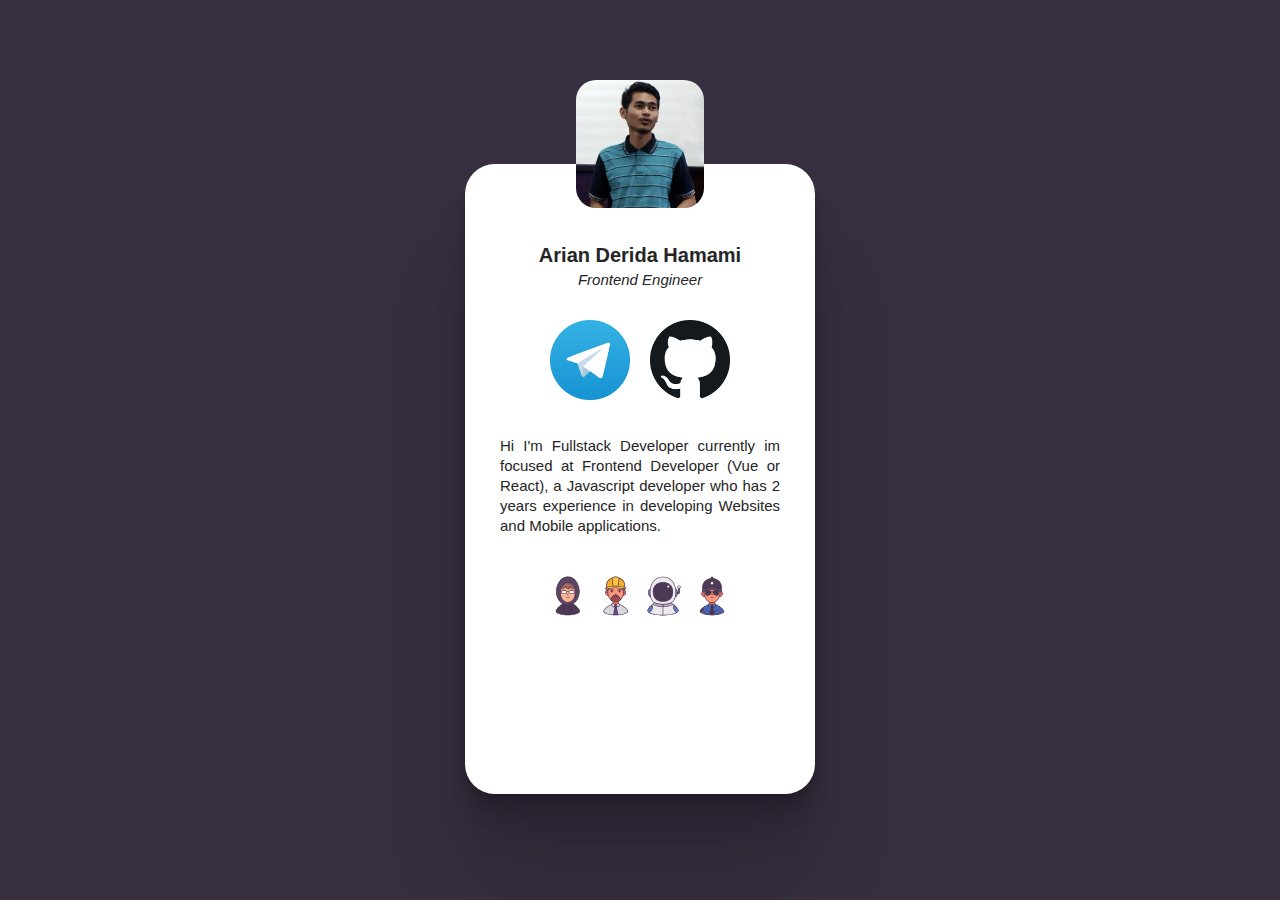
<file: Task-2-HTML-CSS/biodata.html>
<!DOCTYPE html>
<html lang="en">
  <head>
    <meta charset="UTF-8" />
    <meta http-equiv="X-UA-Compatible" content="IE=edge" />
    <meta name="viewport" content="width=device-width, initial-scale=1.0" />
    <title>Arian Derida Hamami - Personal Portfolio</title>
    <link href="style.css" rel="stylesheet" />
  </head>
  <body>
    <main>
      <div class="wrapper-main">
        <div class="wrapper-profile">
          <div class="profile">
            <img src="assets/profile.jpg" alt="img-profile" />
          </div>
        </div>
        <div class="wrapper-info">
          <div class="card">
            <p class="text-name">Arian Derida Hamami</p>
            <div class="text-role">Frontend Engineer</div>
            <div class="social-media">
              <a href="https://t.me/arianderida" target="_blank">
                <img src="assets/telegram.png" alt="img-telegram" />
              </a>
              <a href="https://github.com/Derida23" target="_blank">
                <img src="assets/github.png" alt="img-github" />
              </a>
            </div>
            <div class="wrapper-experience">
              <div class="text-experience">
                Hi I'm Fullstack Developer currently im focused at Frontend
                Developer (Vue or React), a Javascript developer who has 2 years
                experience in developing Websites and Mobile applications.
              </div>
            </div>
            <div class="wrapper-accecoris">
              <img src="assets/1.svg" alt="img-career" />
              <img src="assets/2.svg" alt="img-career" />
              <img src="assets/3.svg" alt="img-career" />
              <img src="assets/4.svg" alt="img-career" />
            </div>
          </div>
        </div>
      </div>
    </main>
  </body>
</html>
</file>
<file: Task-2-HTML-CSS/style.css>
* {
  font-family: Arial, Helvetica, sans-serif;
}

body {
  background-color: #372f40;
  height: 96vh;
}

main {
  display: flex;
  align-items: center;
  justify-content: center;
  height: 100%;
}

.wrapper-main {
  width: 350px;
  height: 80vh;
}

.wrapper-profile {
  display: flex;
  align-items: center;
  justify-content: center;
  width: 100%;
}

.profile img {
  width: 8rem;
  height: 8rem;
  border-radius: 20px;
  z-index: 10;
  cursor: pointer;

  display: flex;
  align-items: center;
  justify-content: center;
}

.card {
  width: 100%;
  height: 70vh;
  background-color: white;
  border-radius: 30px;

  margin-top: -4rem;

  box-shadow: 0 2.8px 2.2px rgba(0, 0, 0, 0.034),
    0 6.7px 5.3px rgba(0, 0, 0, 0.048), 0 12.5px 10px rgba(0, 0, 0, 0.06),
    0 22.3px 17.9px rgba(0, 0, 0, 0.072), 0 41.8px 33.4px rgba(0, 0, 0, 0.086),
    0 100px 80px rgba(0, 0, 0, 0.12);
}

.text-name {
  color: #252525;
  font-size: 20px;
  font-weight: 700;
  padding-top: 5rem;
  margin-bottom: 0px;

  text-align: center;
}

.text-role {
  color: #252525;
  font-size: 15px;
  font-style: italic;
  text-align: center;
  margin-top: 4px;
}

.social-media {
  margin-top: 2rem;

  display: flex;
  align-items: center;
  justify-content: center;
}

.social-media img {
  width: 5rem;
  height: auto;
  cursor: pointer;
  margin: 0 10px;
}

.wrapper-experience {
  width: 100%;

  display: flex;
  align-items: center;
  justify-content: center;
}

.text-experience {
  margin-top: 2rem;
  width: 80%;

  color: #252525;
  font-size: 15px;
  text-align: justify;
  line-height: 20px;
}

.wrapper-accecoris {
  display: flex;
  align-items: center;
  justify-content: center;
}

.wrapper-accecoris img {
  width: 2.5rem;
  height: 2.5rem;
  margin: 2.5rem 4px 0 4px;
}
</file>
